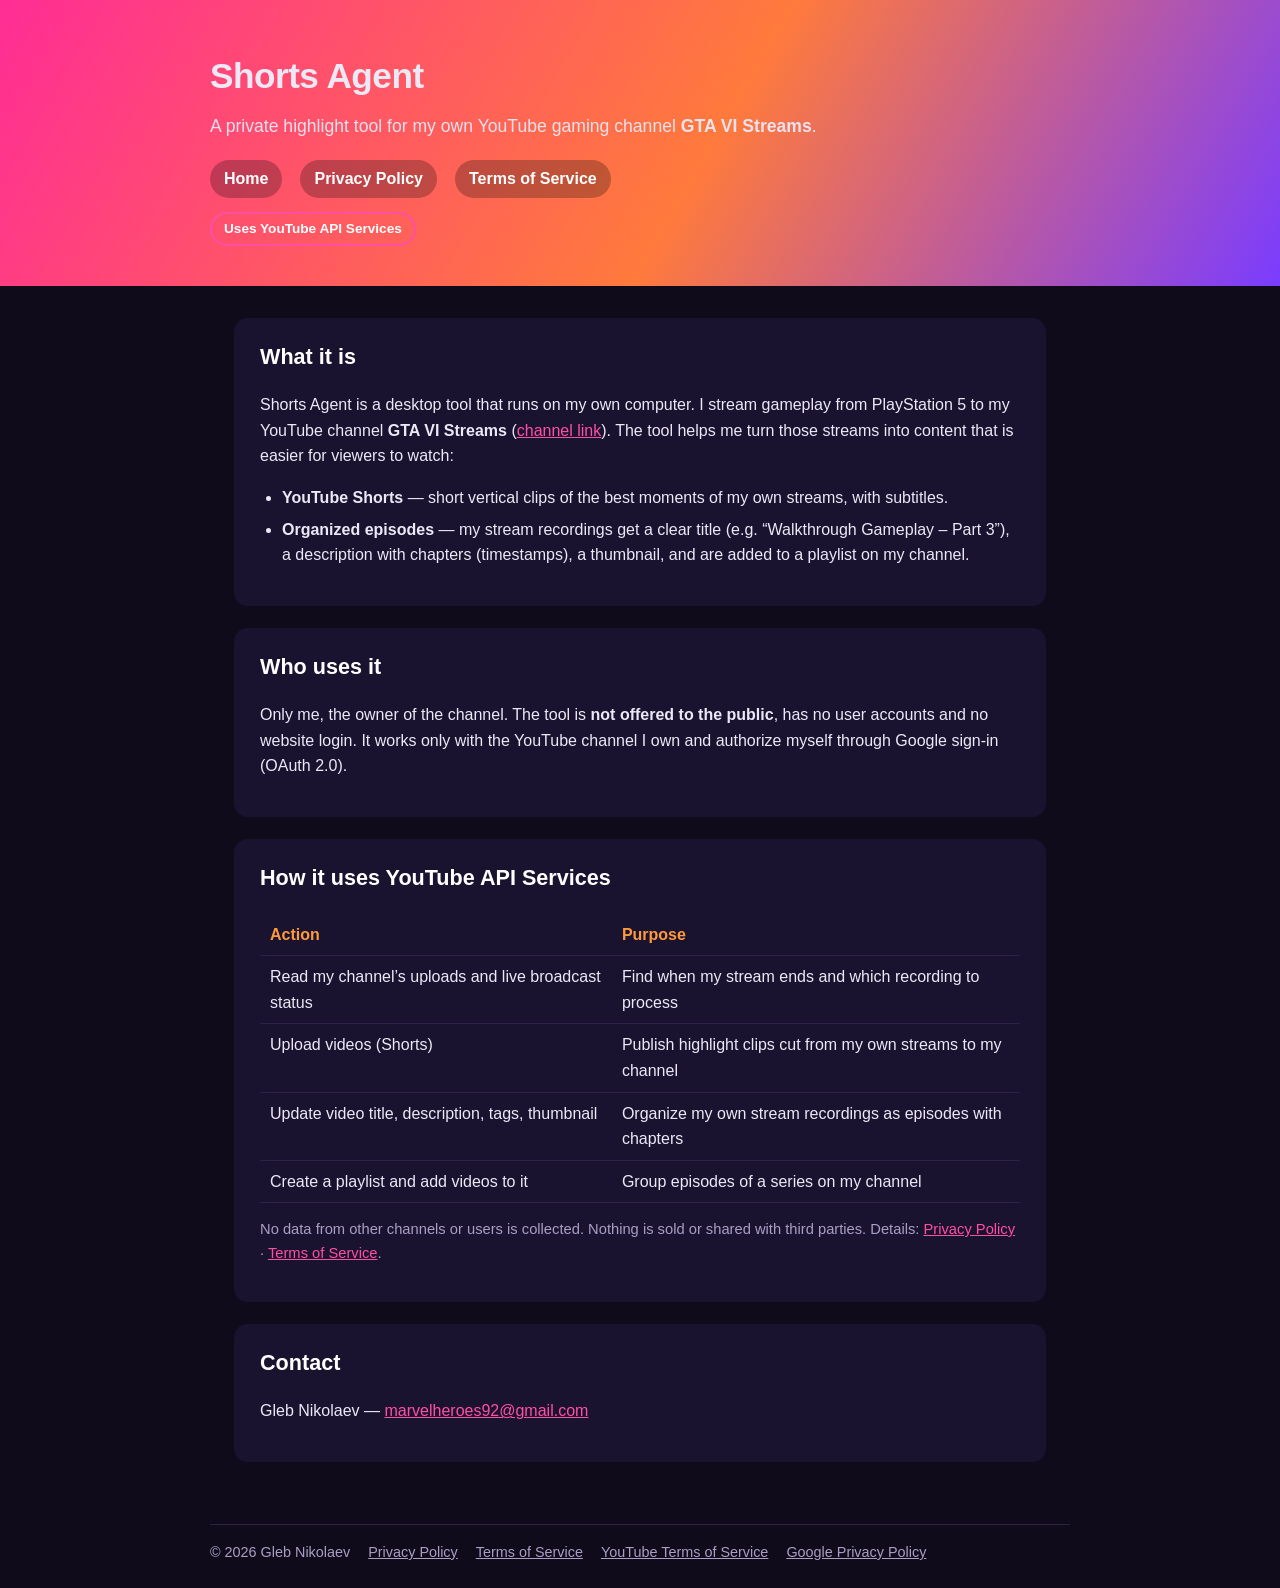
<file: index.html>
<!DOCTYPE html>
<html lang="en">
<head>
  <meta charset="utf-8">
  <meta name="viewport" content="width=device-width, initial-scale=1">
  <title>Shorts Agent — highlight tool for the GTA VI Streams channel</title>
  <meta name="description" content="Shorts Agent is a private tool used by the owner of the GTA VI Streams YouTube channel to create Shorts and organize stream recordings on that channel.">
  <link rel="stylesheet" href="style.css">
</head>
<body>
  <header>
    <div class="wrap">
      <h1>Shorts Agent</h1>
      <p>A private highlight tool for my own YouTube gaming channel <strong>GTA VI Streams</strong>.</p>
      <nav>
        <a href="index.html">Home</a>
        <a href="privacy.html">Privacy Policy</a>
        <a href="terms.html">Terms of Service</a>
      </nav>
      <span class="badge">Uses YouTube API Services</span>
    </div>
  </header>

  <main>
    <section>
      <h2>What it is</h2>
      <p>
        Shorts Agent is a desktop tool that runs on my own computer. I stream gameplay from PlayStation&nbsp;5
        to my YouTube channel <strong>GTA VI Streams</strong>
        (<a href="https://www.youtube.com/channel/UC8anQgmvAhBc-Srp0KwCwig">channel link</a>).
        The tool helps me turn those streams into content that is easier for viewers to watch:
      </p>
      <ul>
        <li><strong>YouTube Shorts</strong> — short vertical clips of the best moments of my own streams, with subtitles.</li>
        <li><strong>Organized episodes</strong> — my stream recordings get a clear title (e.g. “Walkthrough Gameplay – Part&nbsp;3”),
          a description with chapters (timestamps), a thumbnail, and are added to a playlist on my channel.</li>
      </ul>
    </section>

    <section>
      <h2>Who uses it</h2>
      <p>
        Only me, the owner of the channel. The tool is <strong>not offered to the public</strong>, has no user accounts and
        no website login. It works only with the YouTube channel I own and authorize myself through Google sign-in (OAuth&nbsp;2.0).
      </p>
    </section>

    <section>
      <h2>How it uses YouTube API Services</h2>
      <table>
        <tr><th>Action</th><th>Purpose</th></tr>
        <tr><td>Read my channel’s uploads and live broadcast status</td><td>Find when my stream ends and which recording to process</td></tr>
        <tr><td>Upload videos (Shorts)</td><td>Publish highlight clips cut from my own streams to my channel</td></tr>
        <tr><td>Update video title, description, tags, thumbnail</td><td>Organize my own stream recordings as episodes with chapters</td></tr>
        <tr><td>Create a playlist and add videos to it</td><td>Group episodes of a series on my channel</td></tr>
      </table>
      <p class="muted">
        No data from other channels or users is collected. Nothing is sold or shared with third parties.
        Details: <a href="privacy.html">Privacy Policy</a> · <a href="terms.html">Terms of Service</a>.
      </p>
    </section>

    <section>
      <h2>Contact</h2>
      <p>Gleb Nikolaev — <a href="mailto:marvelheroes92@gmail.com">marvelheroes92@gmail.com</a></p>
    </section>
  </main>

  <footer>
    <div class="wrap">
      <span>© 2026 Gleb Nikolaev</span>
      <a href="privacy.html">Privacy Policy</a>
      <a href="terms.html">Terms of Service</a>
      <a href="https://www.youtube.com/t/terms">YouTube Terms of Service</a>
      <a href="https://policies.google.com/privacy">Google Privacy Policy</a>
    </div>
  </footer>
</body>
</html>
</file>
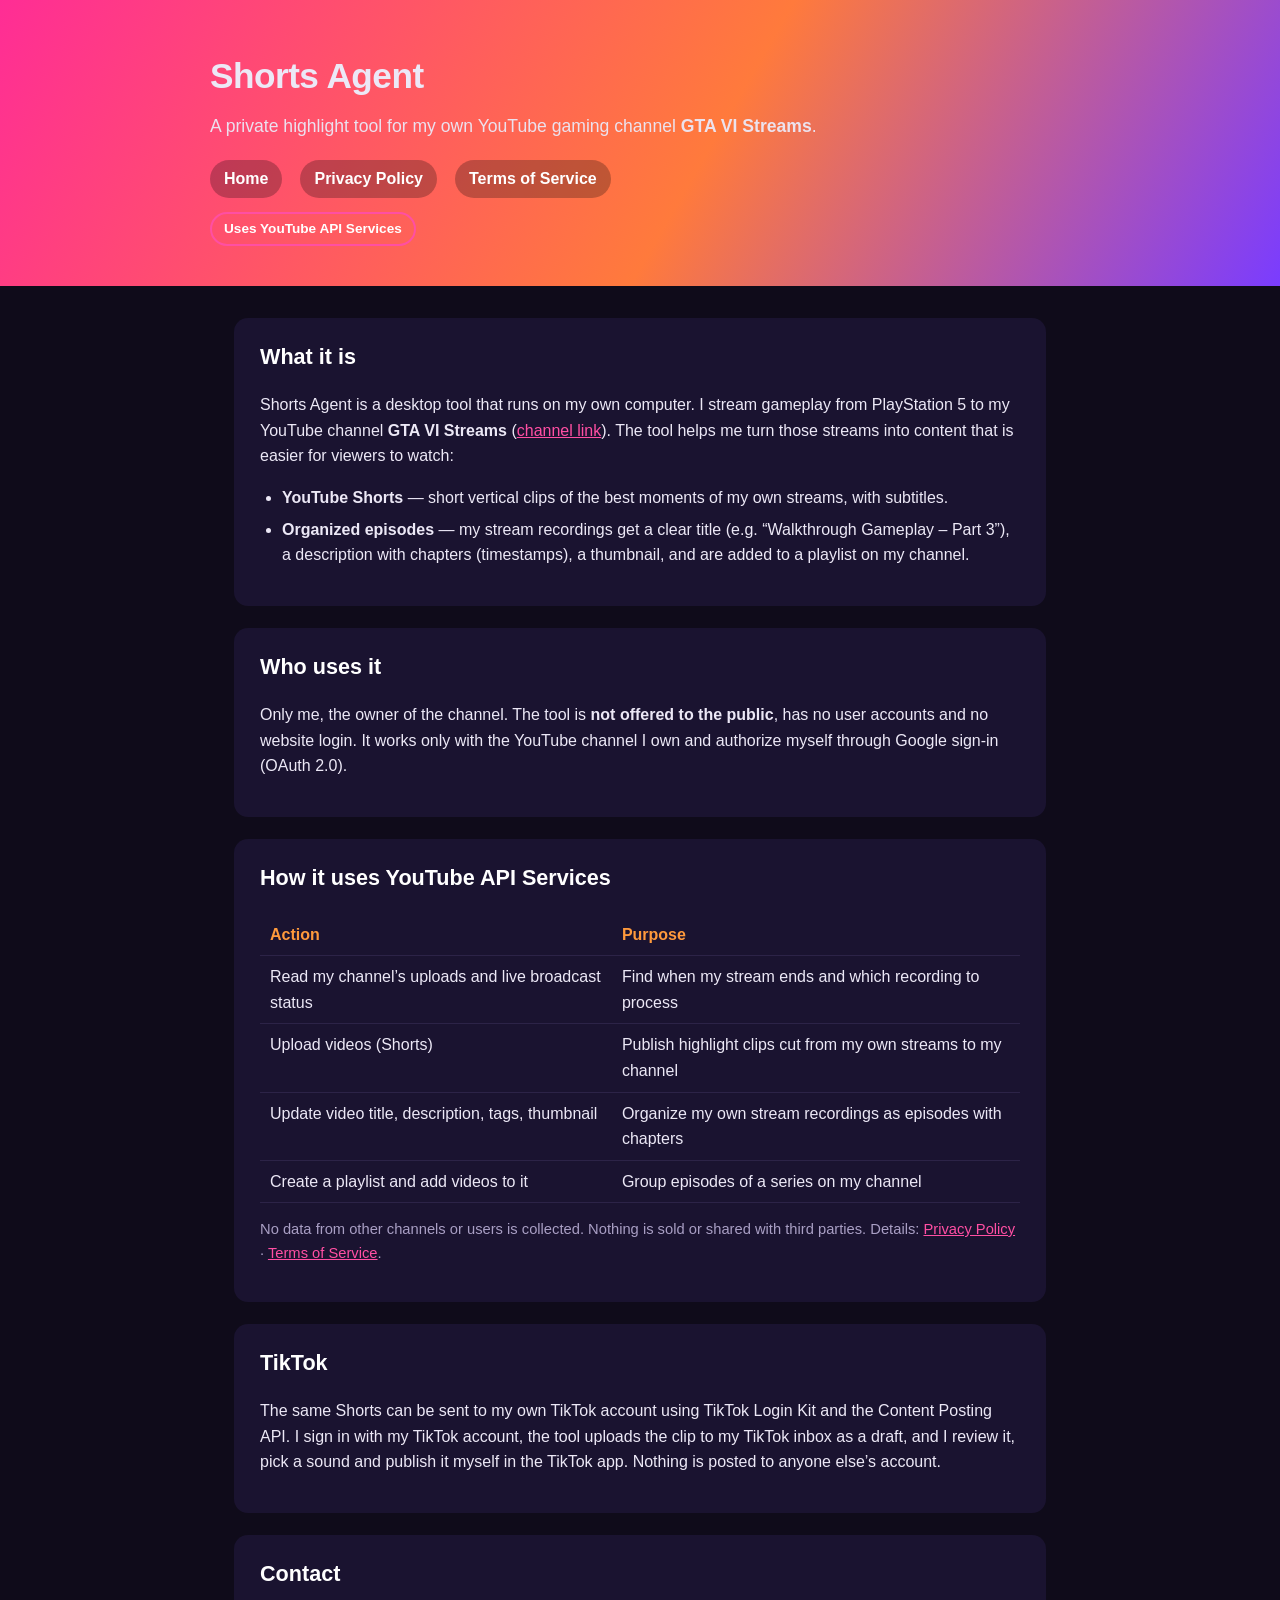
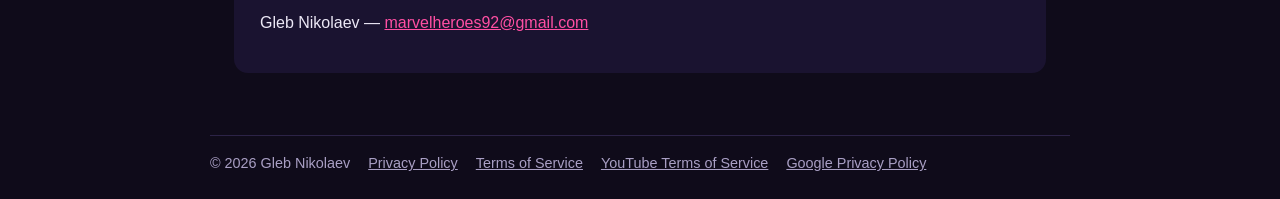
<file: site-tiktok/index.html>
<!DOCTYPE html>
<html lang="en">
<head>
  <meta charset="utf-8">
  <meta name="viewport" content="width=device-width, initial-scale=1">
  <title>Shorts Agent — highlight tool for the GTA VI Streams channel</title>
  <meta name="description" content="Shorts Agent is a private tool used by the owner of the GTA VI Streams YouTube channel to create Shorts and organize stream recordings on that channel.">
  <link rel="stylesheet" href="style.css">
</head>
<body>
  <header>
    <div class="wrap">
      <h1>Shorts Agent</h1>
      <p>A private highlight tool for my own YouTube gaming channel <strong>GTA VI Streams</strong>.</p>
      <nav>
        <a href="index.html">Home</a>
        <a href="privacy.html">Privacy Policy</a>
        <a href="terms.html">Terms of Service</a>
      </nav>
      <span class="badge">Uses YouTube API Services</span>
    </div>
  </header>

  <main>
    <section>
      <h2>What it is</h2>
      <p>
        Shorts Agent is a desktop tool that runs on my own computer. I stream gameplay from PlayStation&nbsp;5
        to my YouTube channel <strong>GTA VI Streams</strong>
        (<a href="https://www.youtube.com/channel/UC8anQgmvAhBc-Srp0KwCwig">channel link</a>).
        The tool helps me turn those streams into content that is easier for viewers to watch:
      </p>
      <ul>
        <li><strong>YouTube Shorts</strong> — short vertical clips of the best moments of my own streams, with subtitles.</li>
        <li><strong>Organized episodes</strong> — my stream recordings get a clear title (e.g. “Walkthrough Gameplay – Part&nbsp;3”),
          a description with chapters (timestamps), a thumbnail, and are added to a playlist on my channel.</li>
      </ul>
    </section>

    <section>
      <h2>Who uses it</h2>
      <p>
        Only me, the owner of the channel. The tool is <strong>not offered to the public</strong>, has no user accounts and
        no website login. It works only with the YouTube channel I own and authorize myself through Google sign-in (OAuth&nbsp;2.0).
      </p>
    </section>

    <section>
      <h2>How it uses YouTube API Services</h2>
      <table>
        <tr><th>Action</th><th>Purpose</th></tr>
        <tr><td>Read my channel’s uploads and live broadcast status</td><td>Find when my stream ends and which recording to process</td></tr>
        <tr><td>Upload videos (Shorts)</td><td>Publish highlight clips cut from my own streams to my channel</td></tr>
        <tr><td>Update video title, description, tags, thumbnail</td><td>Organize my own stream recordings as episodes with chapters</td></tr>
        <tr><td>Create a playlist and add videos to it</td><td>Group episodes of a series on my channel</td></tr>
      </table>
      <p class="muted">
        No data from other channels or users is collected. Nothing is sold or shared with third parties.
        Details: <a href="privacy.html">Privacy Policy</a> · <a href="terms.html">Terms of Service</a>.
      </p>
    </section>

    <section>
      <h2>TikTok</h2>
      <p>
        The same Shorts can be sent to my own TikTok account using TikTok Login Kit and the Content Posting API.
        I sign in with my TikTok account, the tool uploads the clip to my TikTok inbox as a draft, and I review it,
        pick a sound and publish it myself in the TikTok app. Nothing is posted to anyone else’s account.
      </p>
    </section>

    <section>
      <h2>Contact</h2>
      <p>Gleb Nikolaev — <a href="mailto:marvelheroes92@gmail.com">marvelheroes92@gmail.com</a></p>
    </section>
  </main>

  <footer>
    <div class="wrap">
      <span>© 2026 Gleb Nikolaev</span>
      <a href="privacy.html">Privacy Policy</a>
      <a href="terms.html">Terms of Service</a>
      <a href="https://www.youtube.com/t/terms">YouTube Terms of Service</a>
      <a href="https://policies.google.com/privacy">Google Privacy Policy</a>
    </div>
  </footer>
</body>
</html>
</file>
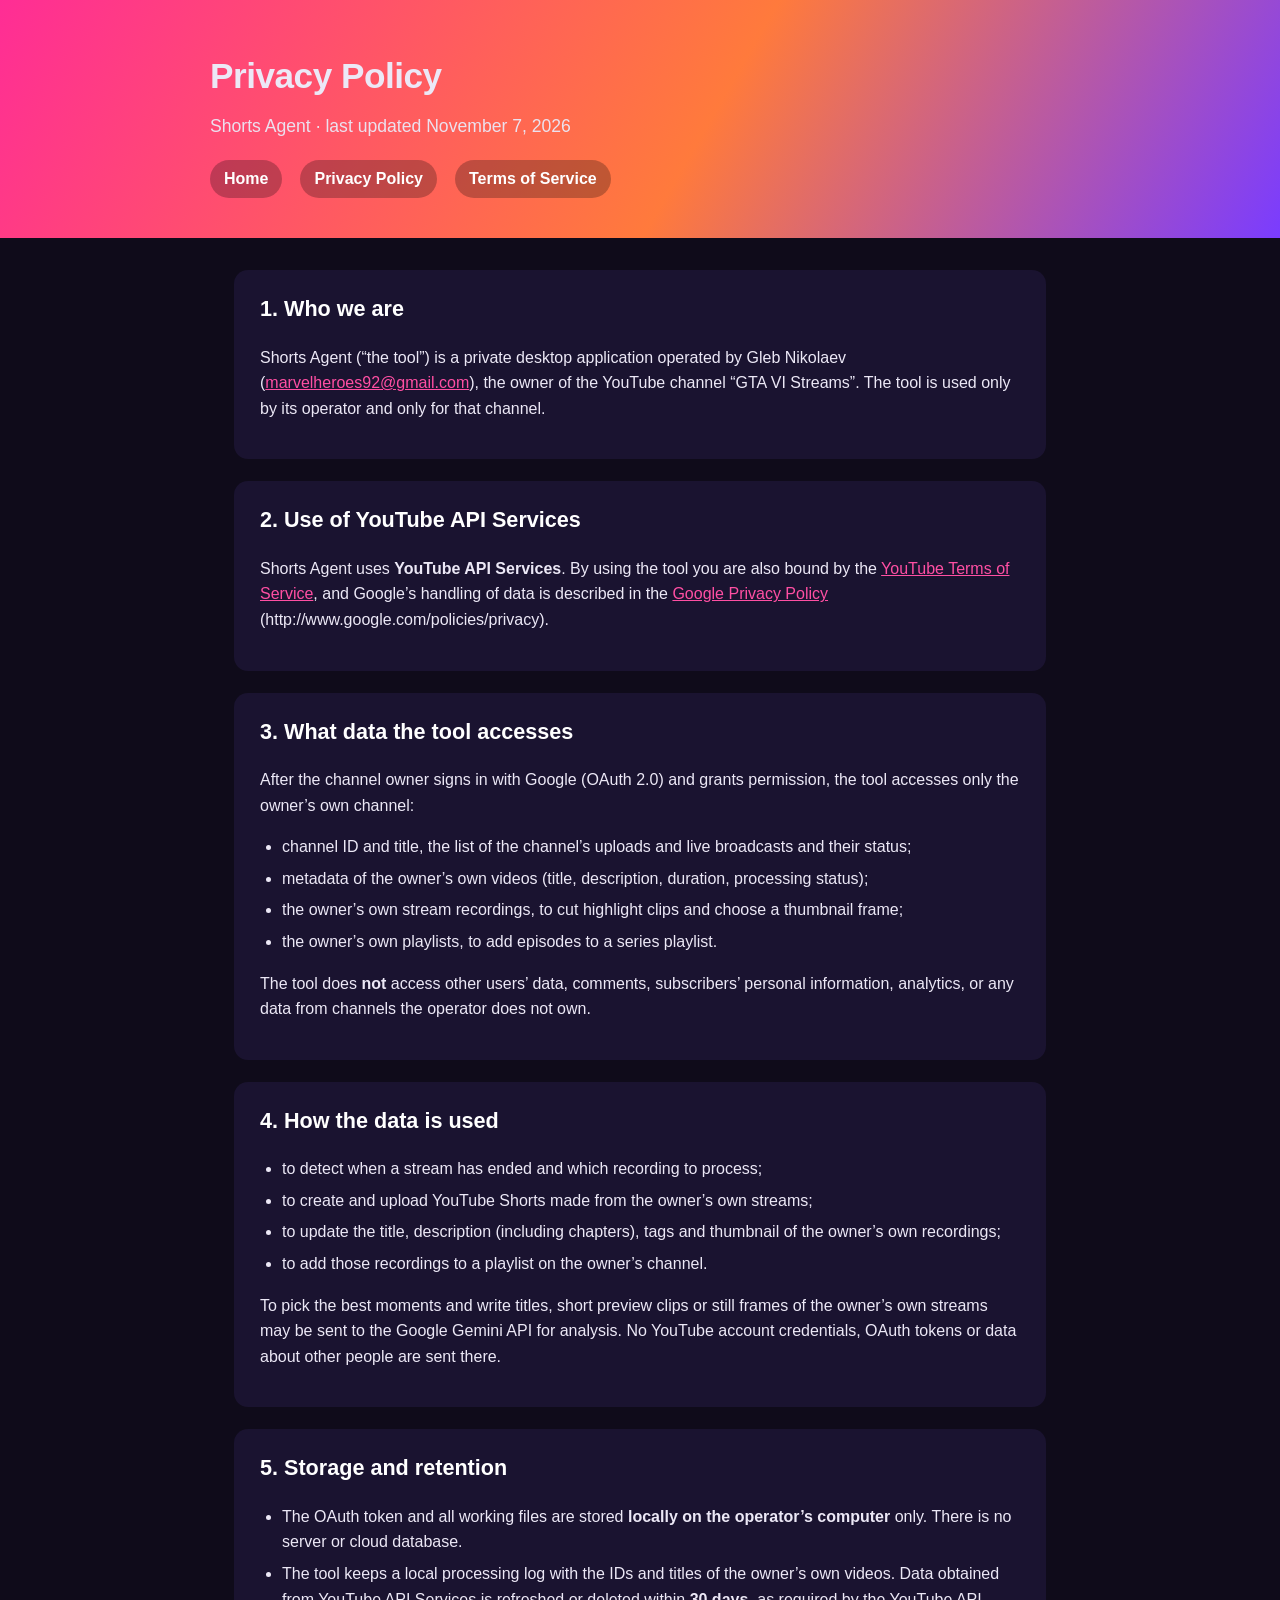
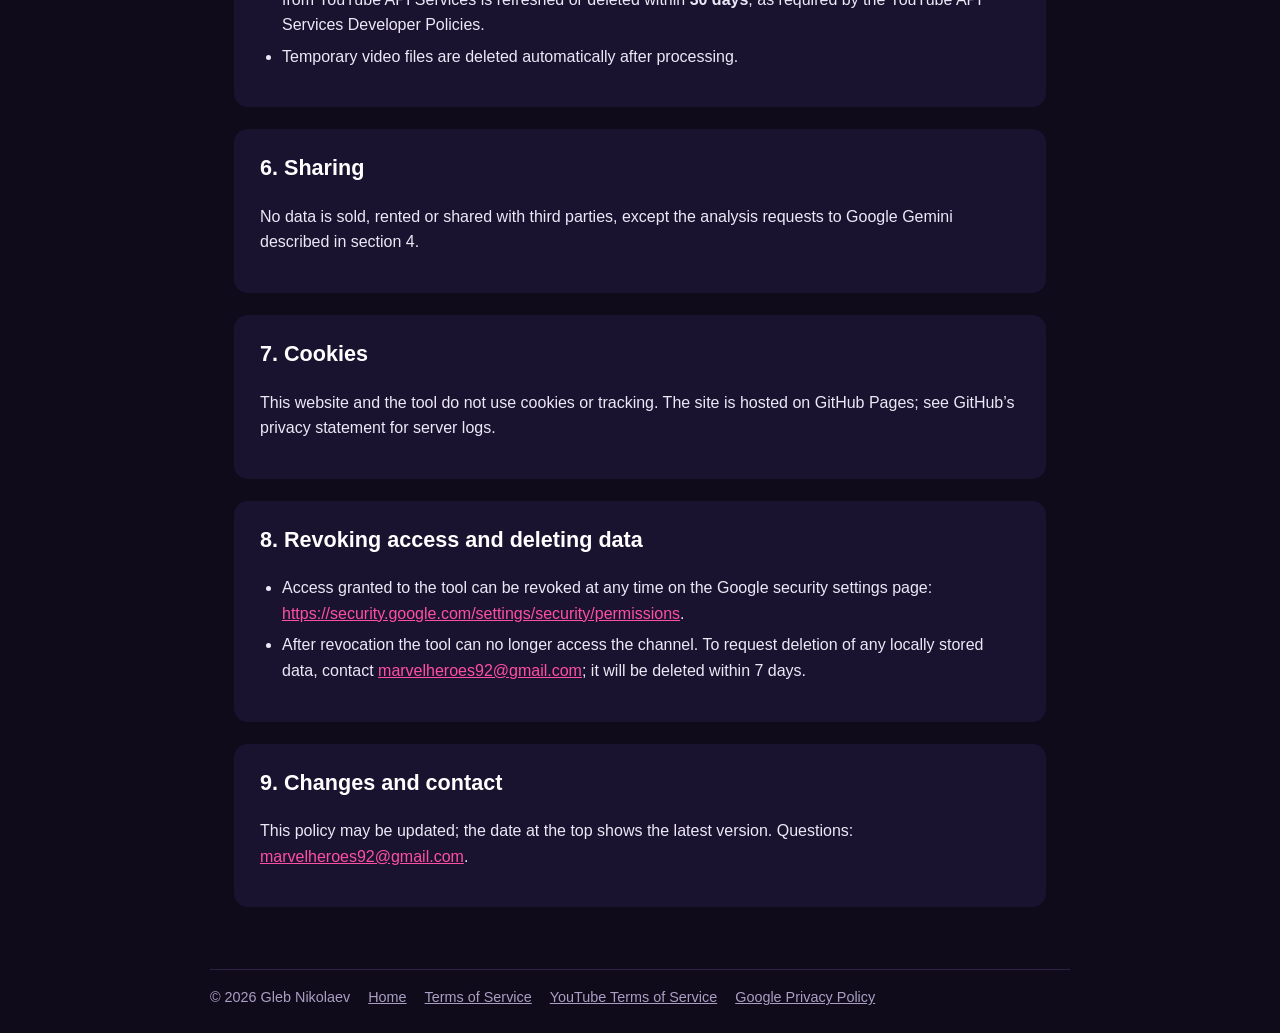
<file: privacy.html>
<!DOCTYPE html>
<html lang="en">
<head>
  <meta charset="utf-8">
  <meta name="viewport" content="width=device-width, initial-scale=1">
  <title>Privacy Policy — Shorts Agent</title>
  <link rel="stylesheet" href="style.css">
</head>
<body>
  <header>
    <div class="wrap">
      <h1>Privacy Policy</h1>
      <p>Shorts Agent · last updated November 7, 2026</p>
      <nav>
        <a href="index.html">Home</a>
        <a href="privacy.html">Privacy Policy</a>
        <a href="terms.html">Terms of Service</a>
      </nav>
    </div>
  </header>

  <main>
    <section>
      <h2>1. Who we are</h2>
      <p>
        Shorts Agent (“the tool”) is a private desktop application operated by Gleb Nikolaev
        (<a href="mailto:marvelheroes92@gmail.com">marvelheroes92@gmail.com</a>), the owner of the YouTube channel “GTA VI Streams”.
        The tool is used only by its operator and only for that channel.
      </p>
    </section>

    <section>
      <h2>2. Use of YouTube API Services</h2>
      <p>
        Shorts Agent uses <strong>YouTube API Services</strong>. By using the tool you are also bound by the
        <a href="https://www.youtube.com/t/terms">YouTube Terms of Service</a>, and Google’s handling of data is described in the
        <a href="https://policies.google.com/privacy">Google Privacy Policy</a> (http://www.google.com/policies/privacy).
      </p>
    </section>

    <section>
      <h2>3. What data the tool accesses</h2>
      <p>After the channel owner signs in with Google (OAuth 2.0) and grants permission, the tool accesses only the owner’s own channel:</p>
      <ul>
        <li>channel ID and title, the list of the channel’s uploads and live broadcasts and their status;</li>
        <li>metadata of the owner’s own videos (title, description, duration, processing status);</li>
        <li>the owner’s own stream recordings, to cut highlight clips and choose a thumbnail frame;</li>
        <li>the owner’s own playlists, to add episodes to a series playlist.</li>
      </ul>
      <p>The tool does <strong>not</strong> access other users’ data, comments, subscribers’ personal information, analytics, or any data from channels the operator does not own.</p>
    </section>

    <section>
      <h2>4. How the data is used</h2>
      <ul>
        <li>to detect when a stream has ended and which recording to process;</li>
        <li>to create and upload YouTube Shorts made from the owner’s own streams;</li>
        <li>to update the title, description (including chapters), tags and thumbnail of the owner’s own recordings;</li>
        <li>to add those recordings to a playlist on the owner’s channel.</li>
      </ul>
      <p>
        To pick the best moments and write titles, short preview clips or still frames of the owner’s own streams
        may be sent to the Google Gemini API for analysis. No YouTube account credentials, OAuth tokens or
        data about other people are sent there.
      </p>
    </section>

    <section>
      <h2>5. Storage and retention</h2>
      <ul>
        <li>The OAuth token and all working files are stored <strong>locally on the operator’s computer</strong> only. There is no server or cloud database.</li>
        <li>The tool keeps a local processing log with the IDs and titles of the owner’s own videos. Data obtained from YouTube API Services is refreshed or deleted within <strong>30 days</strong>, as required by the YouTube API Services Developer Policies.</li>
        <li>Temporary video files are deleted automatically after processing.</li>
      </ul>
    </section>

    <section>
      <h2>6. Sharing</h2>
      <p>No data is sold, rented or shared with third parties, except the analysis requests to Google Gemini described in section 4.</p>
    </section>

    <section>
      <h2>7. Cookies</h2>
      <p>This website and the tool do not use cookies or tracking. The site is hosted on GitHub Pages; see GitHub’s privacy statement for server logs.</p>
    </section>

    <section>
      <h2>8. Revoking access and deleting data</h2>
      <ul>
        <li>Access granted to the tool can be revoked at any time on the Google security settings page:
          <a href="https://security.google.com/settings/security/permissions">https://security.google.com/settings/security/permissions</a>.</li>
        <li>After revocation the tool can no longer access the channel. To request deletion of any locally stored data, contact
          <a href="mailto:marvelheroes92@gmail.com">marvelheroes92@gmail.com</a>; it will be deleted within 7 days.</li>
      </ul>
    </section>

    <section>
      <h2>9. Changes and contact</h2>
      <p>This policy may be updated; the date at the top shows the latest version. Questions: <a href="mailto:marvelheroes92@gmail.com">marvelheroes92@gmail.com</a>.</p>
    </section>
  </main>

  <footer>
    <div class="wrap">
      <span>© 2026 Gleb Nikolaev</span>
      <a href="index.html">Home</a>
      <a href="terms.html">Terms of Service</a>
      <a href="https://www.youtube.com/t/terms">YouTube Terms of Service</a>
      <a href="https://policies.google.com/privacy">Google Privacy Policy</a>
    </div>
  </footer>
</body>
</html>
</file>
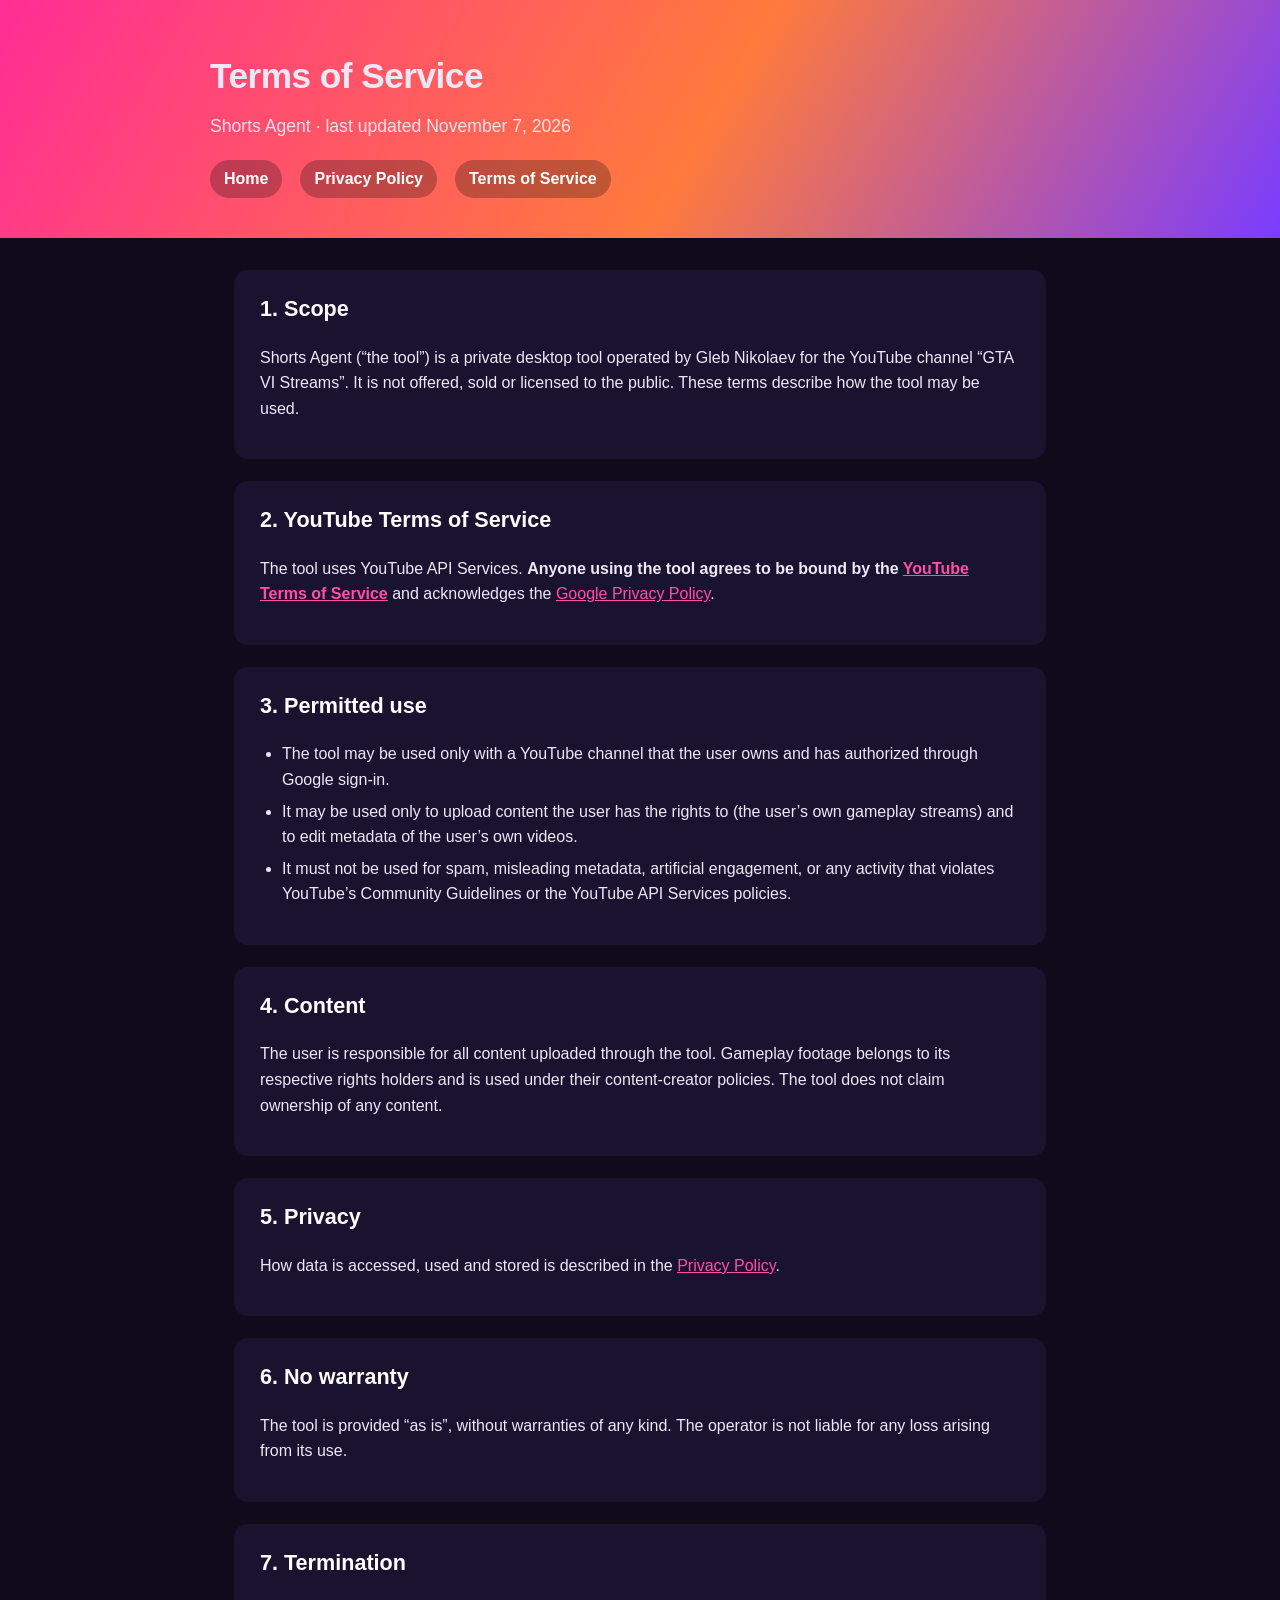
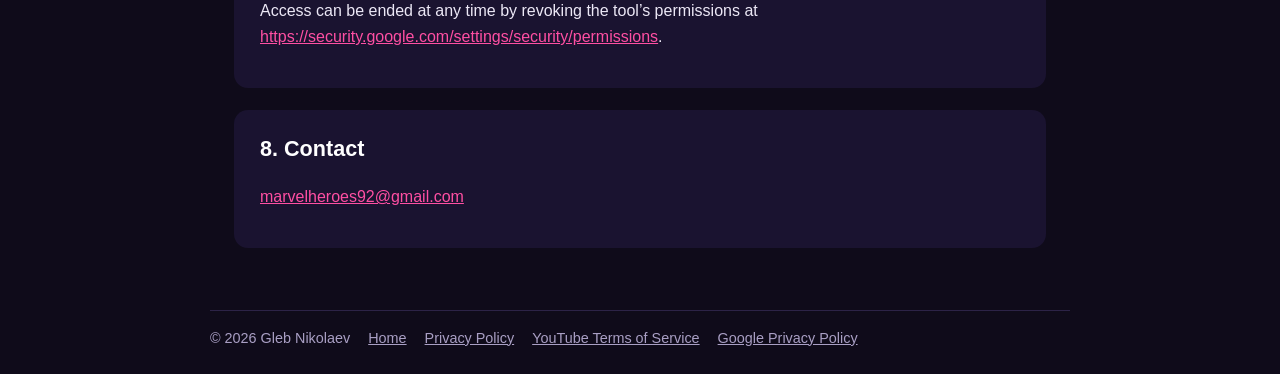
<file: terms.html>
<!DOCTYPE html>
<html lang="en">
<head>
  <meta charset="utf-8">
  <meta name="viewport" content="width=device-width, initial-scale=1">
  <title>Terms of Service — Shorts Agent</title>
  <link rel="stylesheet" href="style.css">
</head>
<body>
  <header>
    <div class="wrap">
      <h1>Terms of Service</h1>
      <p>Shorts Agent · last updated November 7, 2026</p>
      <nav>
        <a href="index.html">Home</a>
        <a href="privacy.html">Privacy Policy</a>
        <a href="terms.html">Terms of Service</a>
      </nav>
    </div>
  </header>

  <main>
    <section>
      <h2>1. Scope</h2>
      <p>
        Shorts Agent (“the tool”) is a private desktop tool operated by Gleb Nikolaev for the YouTube channel “GTA VI Streams”.
        It is not offered, sold or licensed to the public. These terms describe how the tool may be used.
      </p>
    </section>

    <section>
      <h2>2. YouTube Terms of Service</h2>
      <p>
        The tool uses YouTube API Services. <strong>Anyone using the tool agrees to be bound by the
        <a href="https://www.youtube.com/t/terms">YouTube Terms of Service</a></strong>
        and acknowledges the <a href="https://policies.google.com/privacy">Google Privacy Policy</a>.
      </p>
    </section>

    <section>
      <h2>3. Permitted use</h2>
      <ul>
        <li>The tool may be used only with a YouTube channel that the user owns and has authorized through Google sign-in.</li>
        <li>It may be used only to upload content the user has the rights to (the user’s own gameplay streams) and to edit metadata of the user’s own videos.</li>
        <li>It must not be used for spam, misleading metadata, artificial engagement, or any activity that violates YouTube’s Community Guidelines or the YouTube API Services policies.</li>
      </ul>
    </section>

    <section>
      <h2>4. Content</h2>
      <p>
        The user is responsible for all content uploaded through the tool. Gameplay footage belongs to its respective rights holders
        and is used under their content-creator policies. The tool does not claim ownership of any content.
      </p>
    </section>

    <section>
      <h2>5. Privacy</h2>
      <p>How data is accessed, used and stored is described in the <a href="privacy.html">Privacy Policy</a>.</p>
    </section>

    <section>
      <h2>6. No warranty</h2>
      <p>The tool is provided “as is”, without warranties of any kind. The operator is not liable for any loss arising from its use.</p>
    </section>

    <section>
      <h2>7. Termination</h2>
      <p>Access can be ended at any time by revoking the tool’s permissions at
        <a href="https://security.google.com/settings/security/permissions">https://security.google.com/settings/security/permissions</a>.</p>
    </section>

    <section>
      <h2>8. Contact</h2>
      <p><a href="mailto:marvelheroes92@gmail.com">marvelheroes92@gmail.com</a></p>
    </section>
  </main>

  <footer>
    <div class="wrap">
      <span>© 2026 Gleb Nikolaev</span>
      <a href="index.html">Home</a>
      <a href="privacy.html">Privacy Policy</a>
      <a href="https://www.youtube.com/t/terms">YouTube Terms of Service</a>
      <a href="https://policies.google.com/privacy">Google Privacy Policy</a>
    </div>
  </footer>
</body>
</html>
</file>
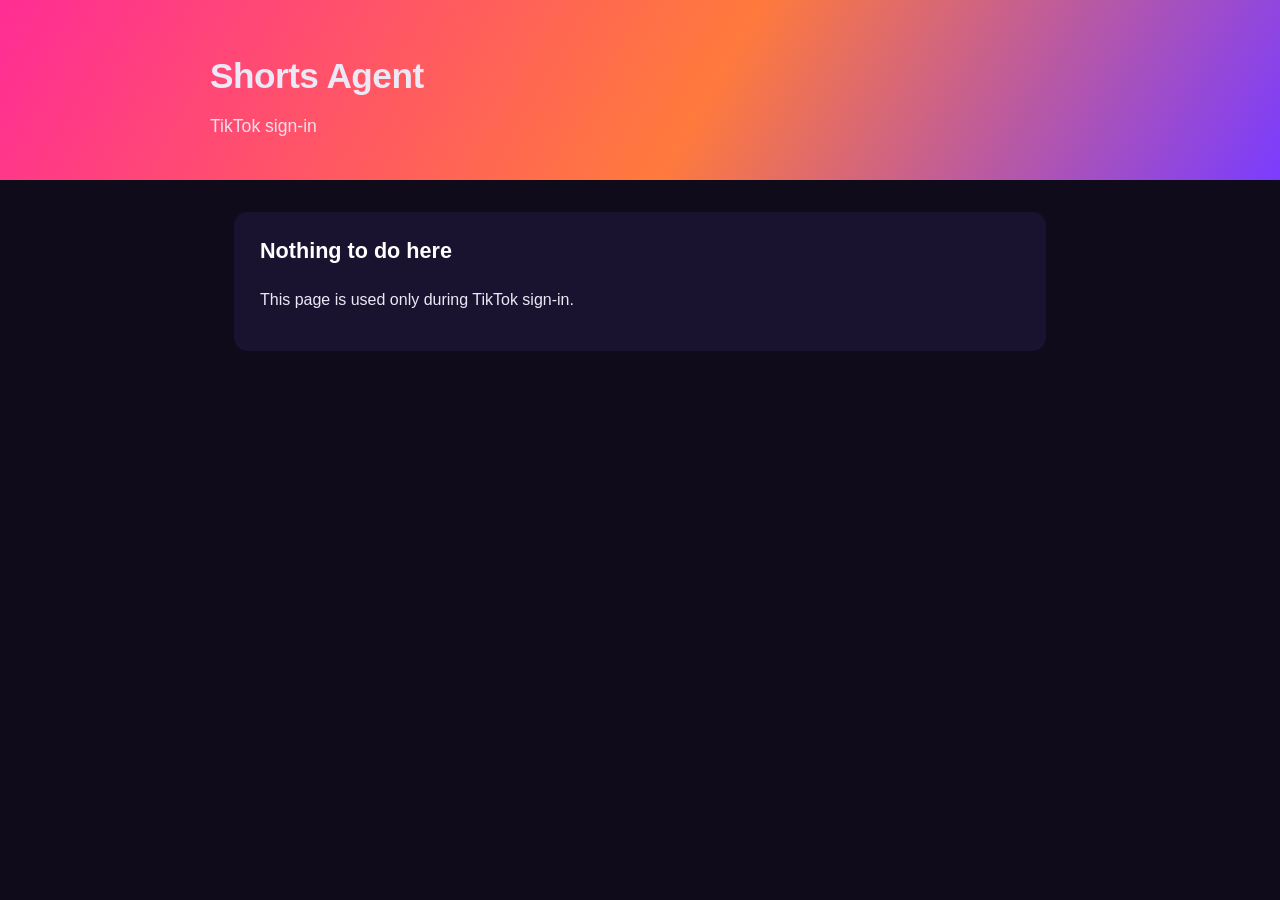
<file: tiktok-callback.html>
<!DOCTYPE html>
<html lang="en">
<head>
  <meta charset="utf-8">
  <meta name="viewport" content="width=device-width, initial-scale=1">
  <title>Shorts Agent — TikTok sign-in</title>
  <link rel="stylesheet" href="style.css">
</head>
<body>
  <header><div class="wrap"><h1>Shorts Agent</h1><p>TikTok sign-in</p></div></header>
  <main>
    <section>
      <h2 id="h">Finishing sign-in…</h2>
      <p id="msg">Returning to Shorts Agent on this computer.</p>
      <p><code id="code" style="word-break:break-all"></code></p>
    </section>
  </main>
  <script>
    // TikTok returns ?code=…&state=… here. The page hands them to the tool running on this computer
    // (http://127.0.0.1:8765). Nothing is sent to any server; the code is useless without the app secret.
    const q = new URLSearchParams(location.search);
    const code = q.get("code"), state = q.get("state"), err = q.get("error");
    const h = document.getElementById("h"), msg = document.getElementById("msg");
    if (err) {
      h.textContent = "Sign-in was cancelled";
      msg.textContent = (q.get("error_description") || err);
    } else if (code) {
      const local = "http://127.0.0.1:8765/tiktok?code=" + encodeURIComponent(code) + "&state=" + encodeURIComponent(state || "");
      msg.textContent = "If nothing happens, copy this code into the terminal:";
      document.getElementById("code").textContent = code;
      setTimeout(() => { location.href = local; }, 800);   // если не откроется — «Назад» вернёт к коду
    } else {
      h.textContent = "Nothing to do here";
      msg.textContent = "This page is used only during TikTok sign-in.";
    }
  </script>
</body>
</html>
</file>
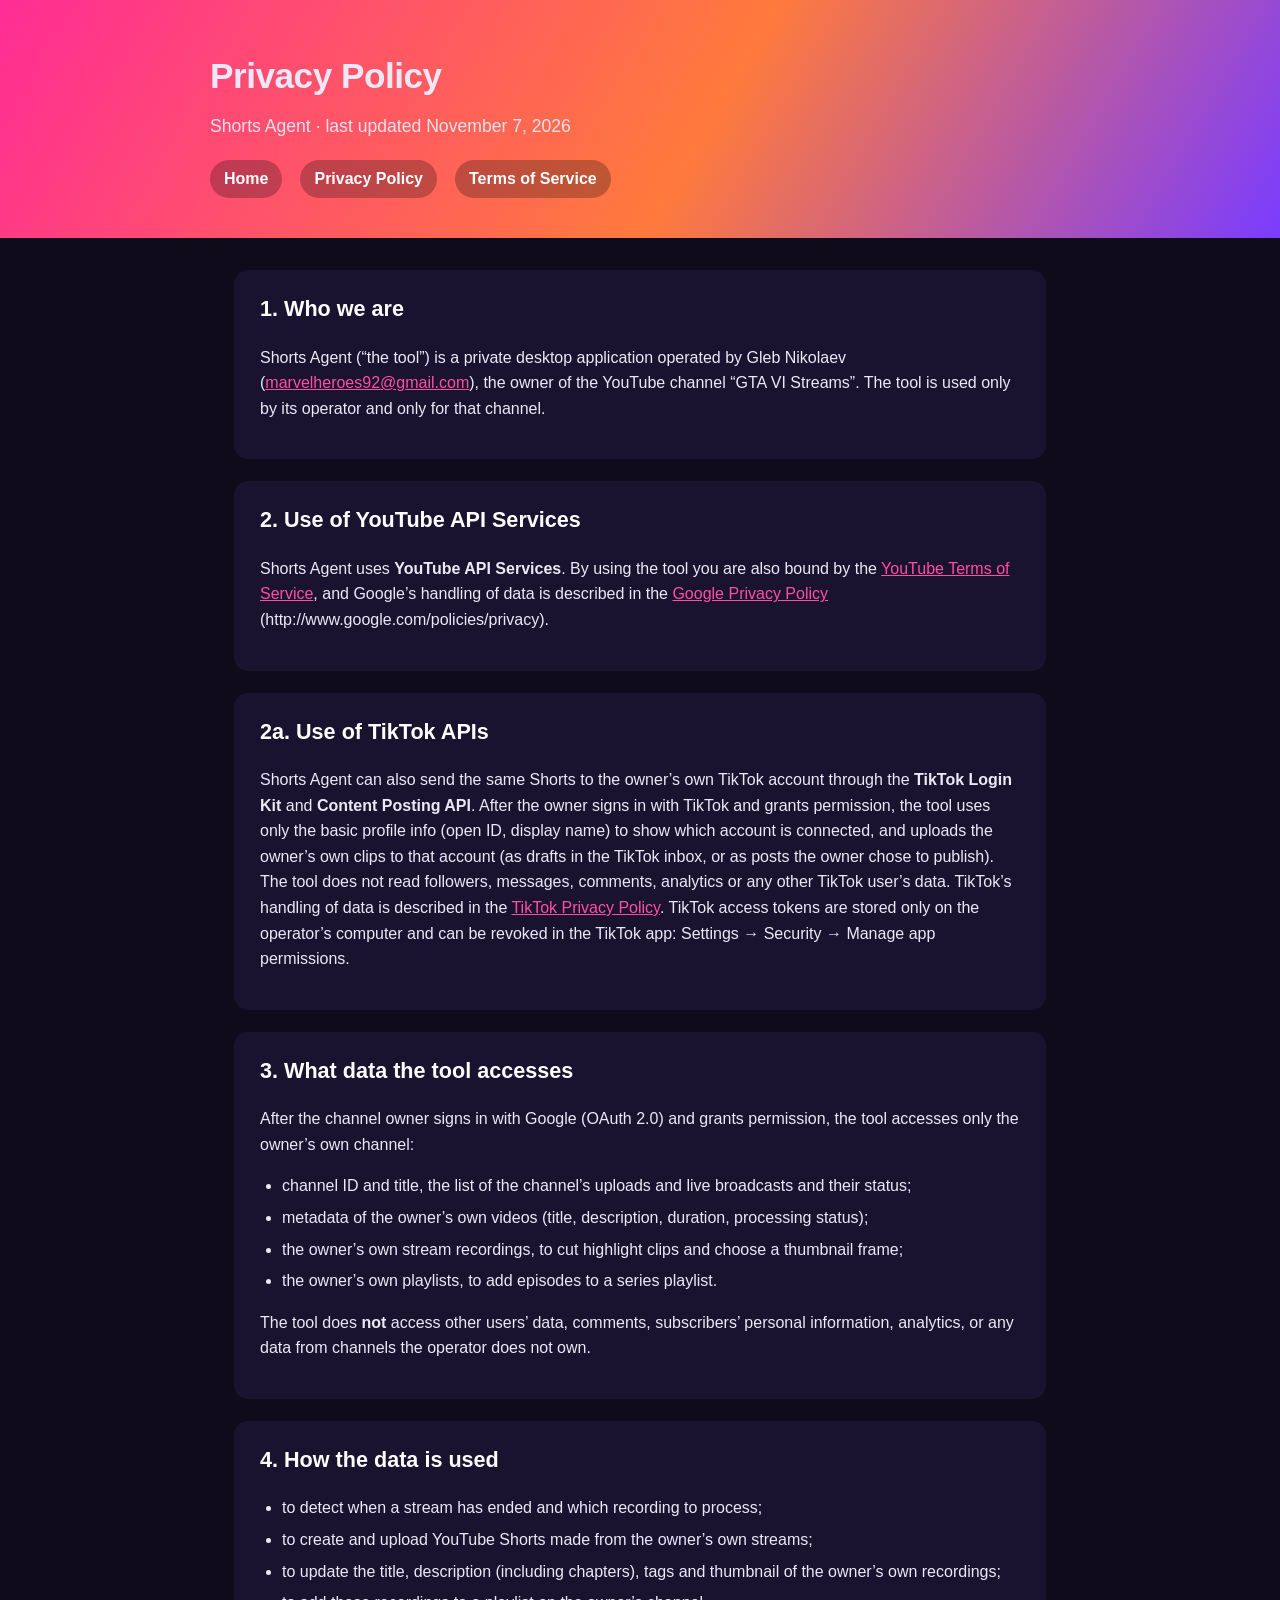
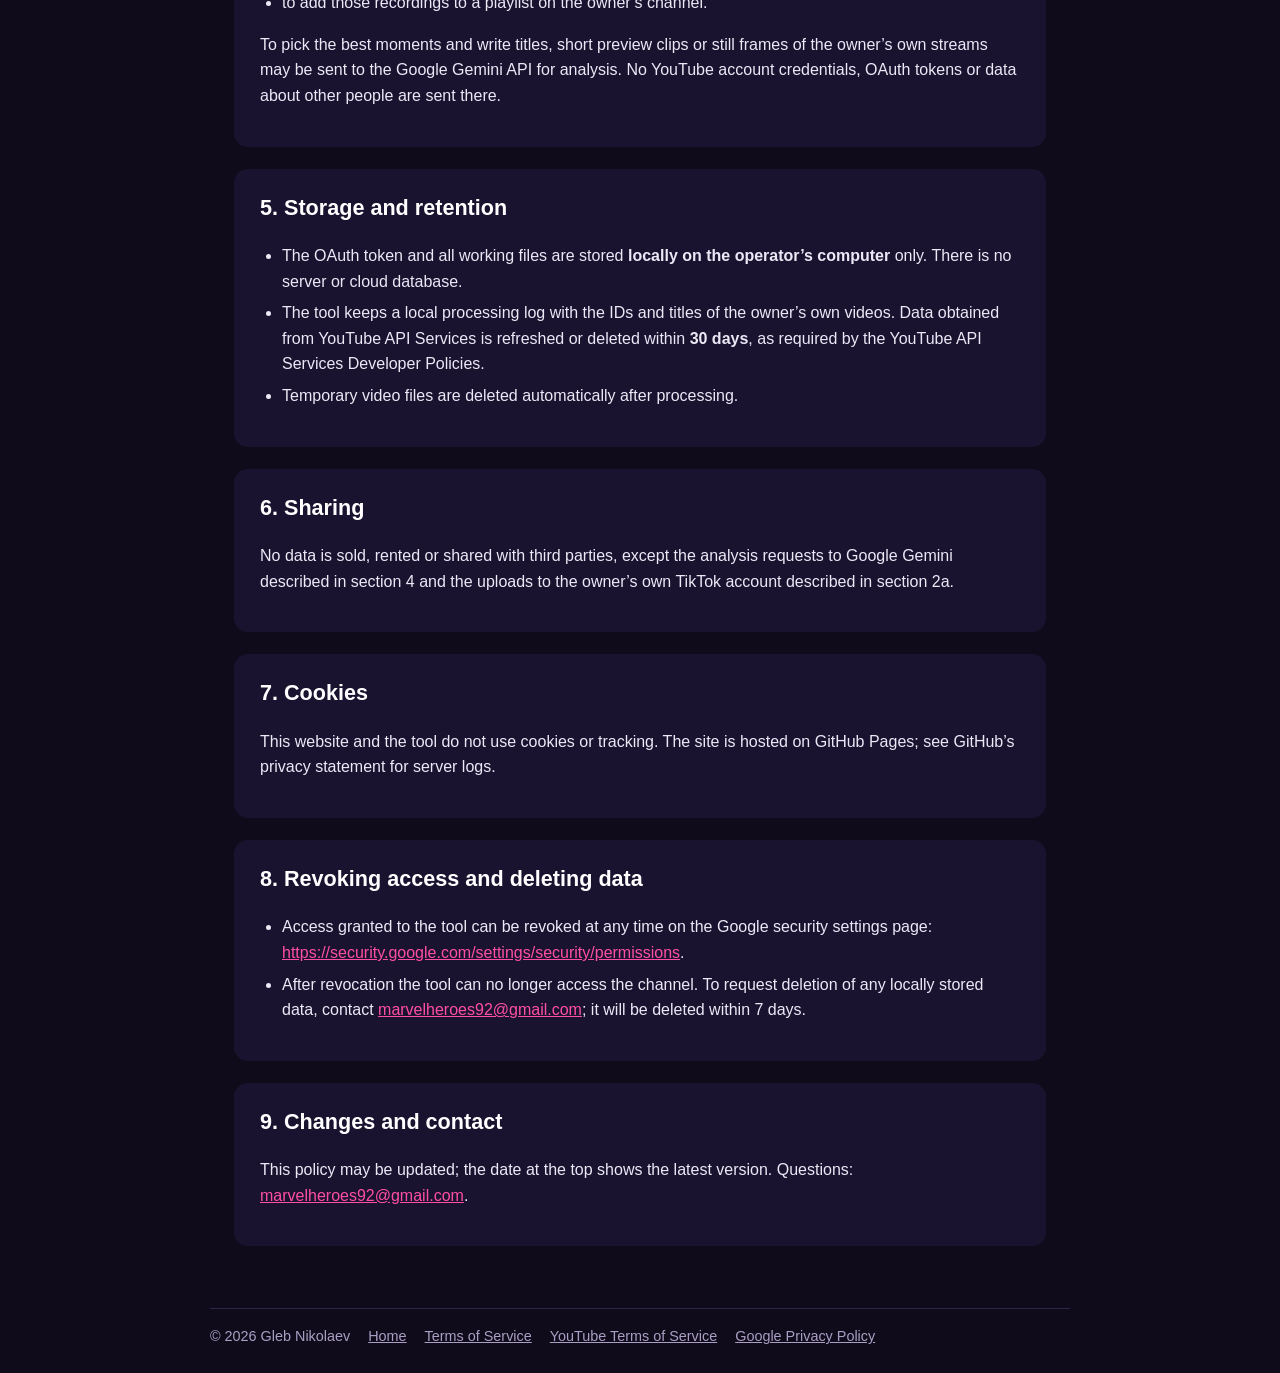
<file: site-tiktok/privacy.html>
<!DOCTYPE html>
<html lang="en">
<head>
  <meta charset="utf-8">
  <meta name="viewport" content="width=device-width, initial-scale=1">
  <title>Privacy Policy — Shorts Agent</title>
  <link rel="stylesheet" href="style.css">
</head>
<body>
  <header>
    <div class="wrap">
      <h1>Privacy Policy</h1>
      <p>Shorts Agent · last updated November 7, 2026</p>
      <nav>
        <a href="index.html">Home</a>
        <a href="privacy.html">Privacy Policy</a>
        <a href="terms.html">Terms of Service</a>
      </nav>
    </div>
  </header>

  <main>
    <section>
      <h2>1. Who we are</h2>
      <p>
        Shorts Agent (“the tool”) is a private desktop application operated by Gleb Nikolaev
        (<a href="mailto:marvelheroes92@gmail.com">marvelheroes92@gmail.com</a>), the owner of the YouTube channel “GTA VI Streams”.
        The tool is used only by its operator and only for that channel.
      </p>
    </section>

    <section>
      <h2>2. Use of YouTube API Services</h2>
      <p>
        Shorts Agent uses <strong>YouTube API Services</strong>. By using the tool you are also bound by the
        <a href="https://www.youtube.com/t/terms">YouTube Terms of Service</a>, and Google’s handling of data is described in the
        <a href="https://policies.google.com/privacy">Google Privacy Policy</a> (http://www.google.com/policies/privacy).
      </p>
    </section>

    <section>
      <h2>2a. Use of TikTok APIs</h2>
      <p>
        Shorts Agent can also send the same Shorts to the owner’s own TikTok account through the
        <strong>TikTok Login Kit</strong> and <strong>Content Posting API</strong>. After the owner signs in with TikTok and grants
        permission, the tool uses only the basic profile info (open ID, display name) to show which account is connected,
        and uploads the owner’s own clips to that account (as drafts in the TikTok inbox, or as posts the owner chose to publish).
        The tool does not read followers, messages, comments, analytics or any other TikTok user’s data.
        TikTok’s handling of data is described in the <a href="https://www.tiktok.com/legal/privacy-policy">TikTok Privacy Policy</a>.
        TikTok access tokens are stored only on the operator’s computer and can be revoked in the TikTok app:
        Settings → Security → Manage app permissions.
      </p>
    </section>

    <section>
      <h2>3. What data the tool accesses</h2>
      <p>After the channel owner signs in with Google (OAuth 2.0) and grants permission, the tool accesses only the owner’s own channel:</p>
      <ul>
        <li>channel ID and title, the list of the channel’s uploads and live broadcasts and their status;</li>
        <li>metadata of the owner’s own videos (title, description, duration, processing status);</li>
        <li>the owner’s own stream recordings, to cut highlight clips and choose a thumbnail frame;</li>
        <li>the owner’s own playlists, to add episodes to a series playlist.</li>
      </ul>
      <p>The tool does <strong>not</strong> access other users’ data, comments, subscribers’ personal information, analytics, or any data from channels the operator does not own.</p>
    </section>

    <section>
      <h2>4. How the data is used</h2>
      <ul>
        <li>to detect when a stream has ended and which recording to process;</li>
        <li>to create and upload YouTube Shorts made from the owner’s own streams;</li>
        <li>to update the title, description (including chapters), tags and thumbnail of the owner’s own recordings;</li>
        <li>to add those recordings to a playlist on the owner’s channel.</li>
      </ul>
      <p>
        To pick the best moments and write titles, short preview clips or still frames of the owner’s own streams
        may be sent to the Google Gemini API for analysis. No YouTube account credentials, OAuth tokens or
        data about other people are sent there.
      </p>
    </section>

    <section>
      <h2>5. Storage and retention</h2>
      <ul>
        <li>The OAuth token and all working files are stored <strong>locally on the operator’s computer</strong> only. There is no server or cloud database.</li>
        <li>The tool keeps a local processing log with the IDs and titles of the owner’s own videos. Data obtained from YouTube API Services is refreshed or deleted within <strong>30 days</strong>, as required by the YouTube API Services Developer Policies.</li>
        <li>Temporary video files are deleted automatically after processing.</li>
      </ul>
    </section>

    <section>
      <h2>6. Sharing</h2>
      <p>No data is sold, rented or shared with third parties, except the analysis requests to Google Gemini described in section 4 and the uploads to the owner’s own TikTok account described in section 2a.</p>
    </section>

    <section>
      <h2>7. Cookies</h2>
      <p>This website and the tool do not use cookies or tracking. The site is hosted on GitHub Pages; see GitHub’s privacy statement for server logs.</p>
    </section>

    <section>
      <h2>8. Revoking access and deleting data</h2>
      <ul>
        <li>Access granted to the tool can be revoked at any time on the Google security settings page:
          <a href="https://security.google.com/settings/security/permissions">https://security.google.com/settings/security/permissions</a>.</li>
        <li>After revocation the tool can no longer access the channel. To request deletion of any locally stored data, contact
          <a href="mailto:marvelheroes92@gmail.com">marvelheroes92@gmail.com</a>; it will be deleted within 7 days.</li>
      </ul>
    </section>

    <section>
      <h2>9. Changes and contact</h2>
      <p>This policy may be updated; the date at the top shows the latest version. Questions: <a href="mailto:marvelheroes92@gmail.com">marvelheroes92@gmail.com</a>.</p>
    </section>
  </main>

  <footer>
    <div class="wrap">
      <span>© 2026 Gleb Nikolaev</span>
      <a href="index.html">Home</a>
      <a href="terms.html">Terms of Service</a>
      <a href="https://www.youtube.com/t/terms">YouTube Terms of Service</a>
      <a href="https://policies.google.com/privacy">Google Privacy Policy</a>
    </div>
  </footer>
</body>
</html>
</file>
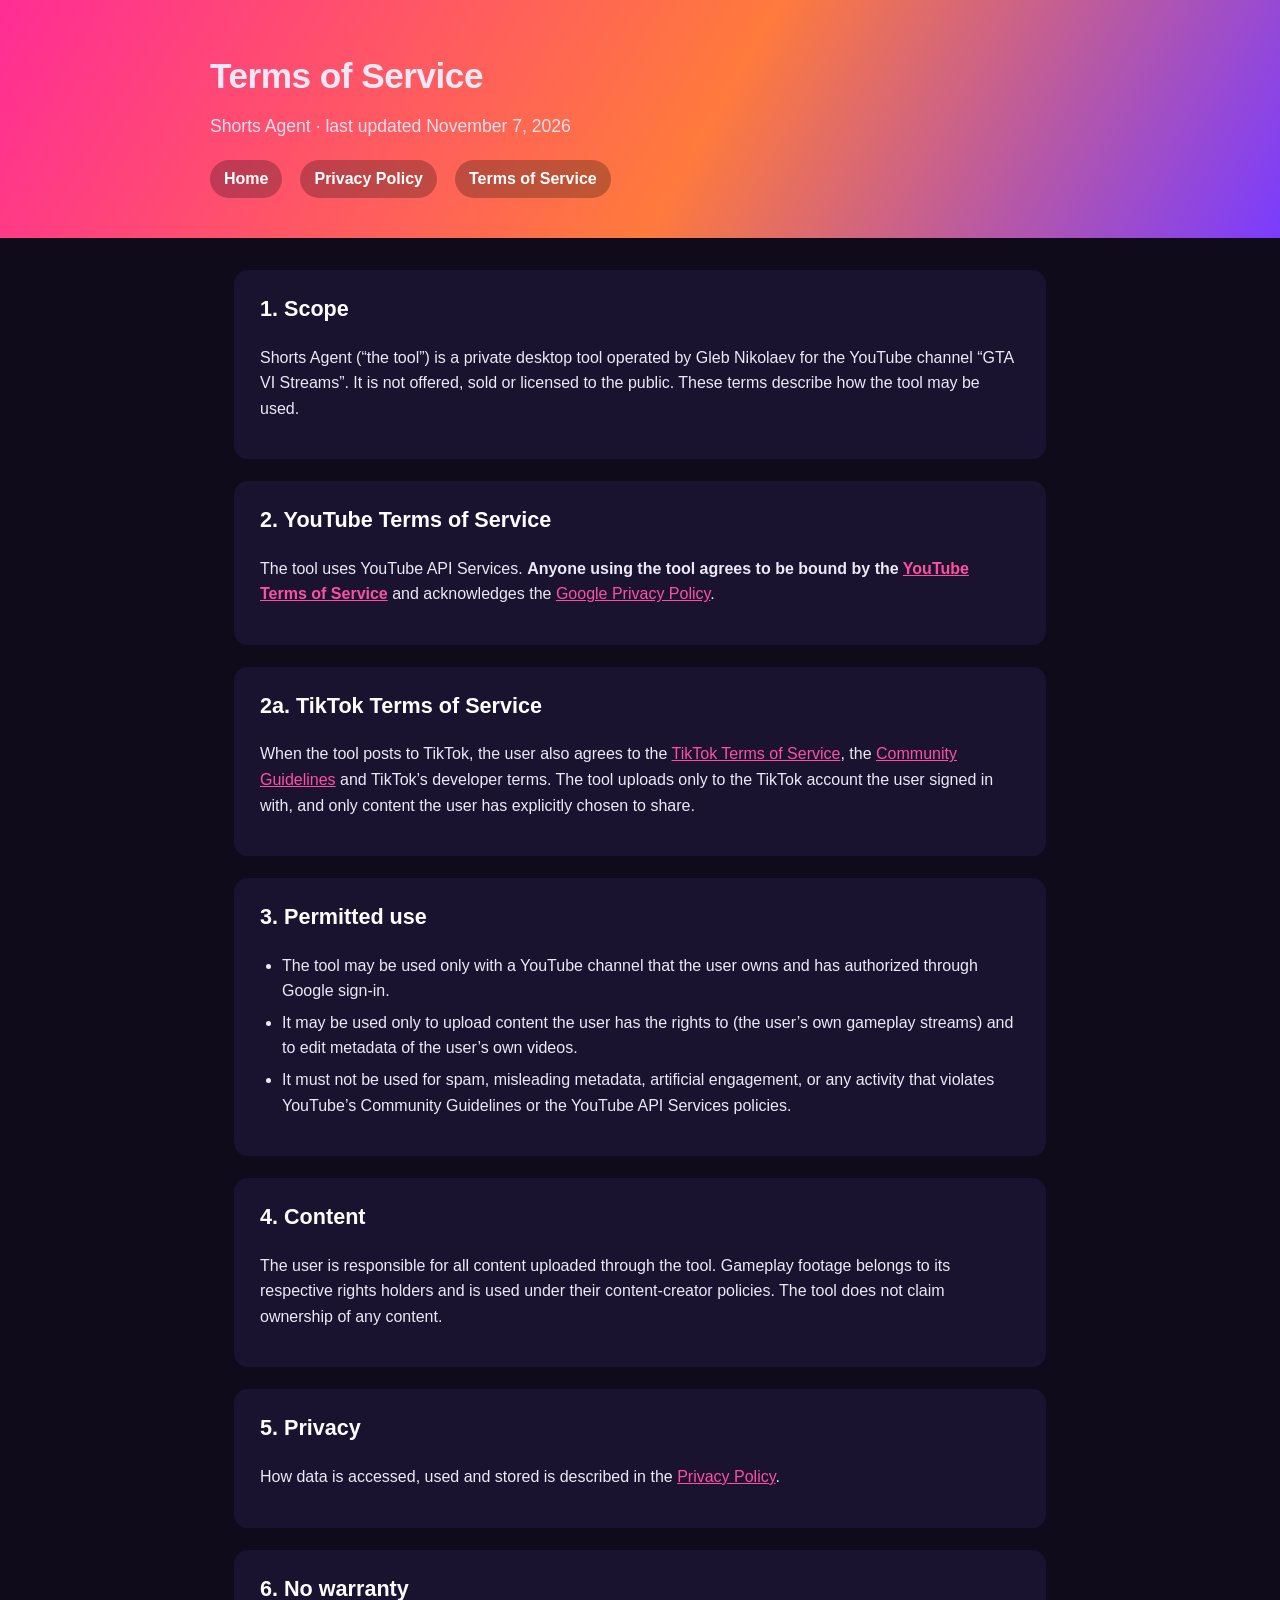
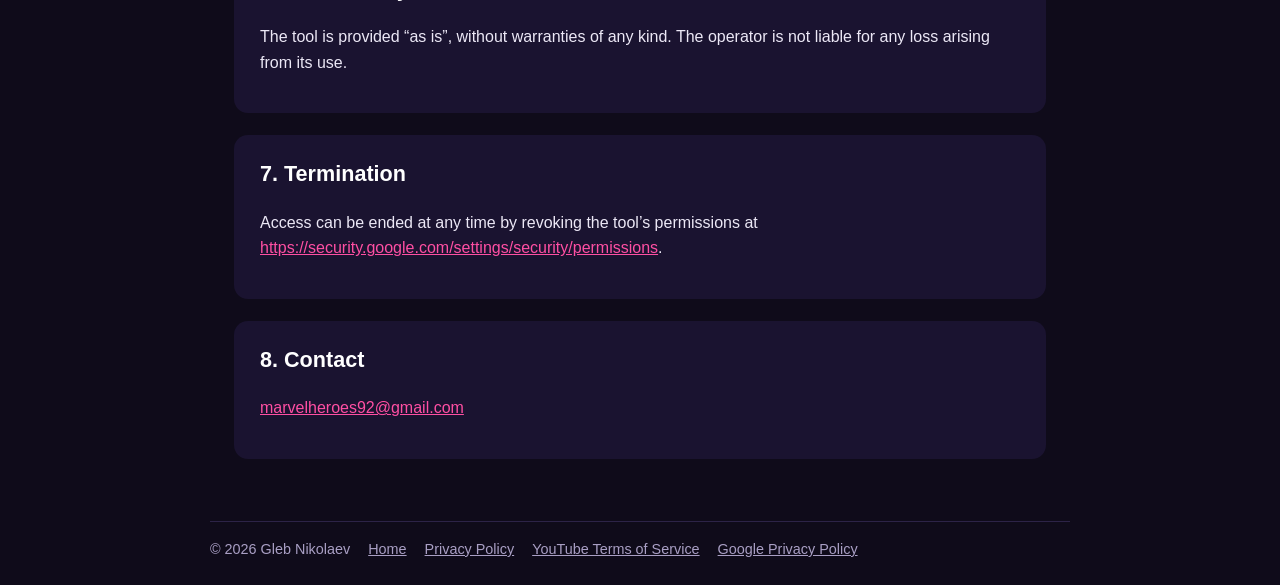
<file: site-tiktok/terms.html>
<!DOCTYPE html>
<html lang="en">
<head>
  <meta charset="utf-8">
  <meta name="viewport" content="width=device-width, initial-scale=1">
  <title>Terms of Service — Shorts Agent</title>
  <link rel="stylesheet" href="style.css">
</head>
<body>
  <header>
    <div class="wrap">
      <h1>Terms of Service</h1>
      <p>Shorts Agent · last updated November 7, 2026</p>
      <nav>
        <a href="index.html">Home</a>
        <a href="privacy.html">Privacy Policy</a>
        <a href="terms.html">Terms of Service</a>
      </nav>
    </div>
  </header>

  <main>
    <section>
      <h2>1. Scope</h2>
      <p>
        Shorts Agent (“the tool”) is a private desktop tool operated by Gleb Nikolaev for the YouTube channel “GTA VI Streams”.
        It is not offered, sold or licensed to the public. These terms describe how the tool may be used.
      </p>
    </section>

    <section>
      <h2>2. YouTube Terms of Service</h2>
      <p>
        The tool uses YouTube API Services. <strong>Anyone using the tool agrees to be bound by the
        <a href="https://www.youtube.com/t/terms">YouTube Terms of Service</a></strong>
        and acknowledges the <a href="https://policies.google.com/privacy">Google Privacy Policy</a>.
      </p>
    </section>

    <section>
      <h2>2a. TikTok Terms of Service</h2>
      <p>
        When the tool posts to TikTok, the user also agrees to the
        <a href="https://www.tiktok.com/legal/terms-of-service">TikTok Terms of Service</a>, the
        <a href="https://www.tiktok.com/community-guidelines">Community Guidelines</a> and TikTok’s developer terms.
        The tool uploads only to the TikTok account the user signed in with, and only content the user has explicitly chosen to share.
      </p>
    </section>

    <section>
      <h2>3. Permitted use</h2>
      <ul>
        <li>The tool may be used only with a YouTube channel that the user owns and has authorized through Google sign-in.</li>
        <li>It may be used only to upload content the user has the rights to (the user’s own gameplay streams) and to edit metadata of the user’s own videos.</li>
        <li>It must not be used for spam, misleading metadata, artificial engagement, or any activity that violates YouTube’s Community Guidelines or the YouTube API Services policies.</li>
      </ul>
    </section>

    <section>
      <h2>4. Content</h2>
      <p>
        The user is responsible for all content uploaded through the tool. Gameplay footage belongs to its respective rights holders
        and is used under their content-creator policies. The tool does not claim ownership of any content.
      </p>
    </section>

    <section>
      <h2>5. Privacy</h2>
      <p>How data is accessed, used and stored is described in the <a href="privacy.html">Privacy Policy</a>.</p>
    </section>

    <section>
      <h2>6. No warranty</h2>
      <p>The tool is provided “as is”, without warranties of any kind. The operator is not liable for any loss arising from its use.</p>
    </section>

    <section>
      <h2>7. Termination</h2>
      <p>Access can be ended at any time by revoking the tool’s permissions at
        <a href="https://security.google.com/settings/security/permissions">https://security.google.com/settings/security/permissions</a>.</p>
    </section>

    <section>
      <h2>8. Contact</h2>
      <p><a href="mailto:marvelheroes92@gmail.com">marvelheroes92@gmail.com</a></p>
    </section>
  </main>

  <footer>
    <div class="wrap">
      <span>© 2026 Gleb Nikolaev</span>
      <a href="index.html">Home</a>
      <a href="privacy.html">Privacy Policy</a>
      <a href="https://www.youtube.com/t/terms">YouTube Terms of Service</a>
      <a href="https://policies.google.com/privacy">Google Privacy Policy</a>
    </div>
  </footer>
</body>
</html>
</file>
<file: style.css>
:root {
  --bg: #0f0b1a;
  --card: #1a1330;
  --text: #ece8f6;
  --muted: #a99fc4;
  --accent: #ff4fa3;
  --accent2: #ff9a3c;
}
* { box-sizing: border-box; }
body {
  margin: 0;
  font-family: -apple-system, BlinkMacSystemFont, "Segoe UI", Roboto, Helvetica, Arial, sans-serif;
  background: var(--bg);
  color: var(--text);
  line-height: 1.6;
}
header {
  background: linear-gradient(120deg, #ff2d95 0%, #ff7a3c 55%, #7a3cff 100%);
  padding: 48px 24px 40px;
}
header .wrap, main, footer .wrap { max-width: 860px; margin: 0 auto; }
header h1 { margin: 0 0 8px; font-size: 2.2rem; letter-spacing: -0.5px; }
header p { margin: 0; font-size: 1.1rem; opacity: 0.95; }
nav { margin-top: 20px; display: flex; gap: 18px; flex-wrap: wrap; }
nav a {
  color: #fff; text-decoration: none; font-weight: 600;
  background: rgba(0, 0, 0, 0.25); padding: 6px 14px; border-radius: 999px;
}
nav a:hover { background: rgba(0, 0, 0, 0.4); }
main { padding: 32px 24px 16px; }
section {
  background: var(--card);
  border-radius: 14px;
  padding: 22px 26px;
  margin-bottom: 22px;
}
h2 { margin-top: 0; font-size: 1.35rem; color: #fff; }
h3 { margin-bottom: 6px; color: #fff; }
a { color: var(--accent); }
ul { padding-left: 22px; }
li { margin-bottom: 6px; }
.badge {
  display: inline-block; font-size: 0.85rem; font-weight: 700;
  border: 2px solid var(--accent); color: #fff; padding: 4px 12px; border-radius: 999px;
  margin-top: 14px;
}
.muted { color: var(--muted); font-size: 0.92rem; }
table { width: 100%; border-collapse: collapse; margin: 10px 0; }
th, td { text-align: left; padding: 8px 10px; border-bottom: 1px solid #2c2347; vertical-align: top; }
th { color: var(--accent2); font-weight: 600; }
footer { padding: 24px; color: var(--muted); font-size: 0.9rem; }
footer .wrap { border-top: 1px solid #2c2347; padding-top: 16px; display: flex; gap: 18px; flex-wrap: wrap; }
footer a { color: var(--muted); }
</file>
<file: site-tiktok/style.css>
:root {
  --bg: #0f0b1a;
  --card: #1a1330;
  --text: #ece8f6;
  --muted: #a99fc4;
  --accent: #ff4fa3;
  --accent2: #ff9a3c;
}
* { box-sizing: border-box; }
body {
  margin: 0;
  font-family: -apple-system, BlinkMacSystemFont, "Segoe UI", Roboto, Helvetica, Arial, sans-serif;
  background: var(--bg);
  color: var(--text);
  line-height: 1.6;
}
header {
  background: linear-gradient(120deg, #ff2d95 0%, #ff7a3c 55%, #7a3cff 100%);
  padding: 48px 24px 40px;
}
header .wrap, main, footer .wrap { max-width: 860px; margin: 0 auto; }
header h1 { margin: 0 0 8px; font-size: 2.2rem; letter-spacing: -0.5px; }
header p { margin: 0; font-size: 1.1rem; opacity: 0.95; }
nav { margin-top: 20px; display: flex; gap: 18px; flex-wrap: wrap; }
nav a {
  color: #fff; text-decoration: none; font-weight: 600;
  background: rgba(0, 0, 0, 0.25); padding: 6px 14px; border-radius: 999px;
}
nav a:hover { background: rgba(0, 0, 0, 0.4); }
main { padding: 32px 24px 16px; }
section {
  background: var(--card);
  border-radius: 14px;
  padding: 22px 26px;
  margin-bottom: 22px;
}
h2 { margin-top: 0; font-size: 1.35rem; color: #fff; }
h3 { margin-bottom: 6px; color: #fff; }
a { color: var(--accent); }
ul { padding-left: 22px; }
li { margin-bottom: 6px; }
.badge {
  display: inline-block; font-size: 0.85rem; font-weight: 700;
  border: 2px solid var(--accent); color: #fff; padding: 4px 12px; border-radius: 999px;
  margin-top: 14px;
}
.muted { color: var(--muted); font-size: 0.92rem; }
table { width: 100%; border-collapse: collapse; margin: 10px 0; }
th, td { text-align: left; padding: 8px 10px; border-bottom: 1px solid #2c2347; vertical-align: top; }
th { color: var(--accent2); font-weight: 600; }
footer { padding: 24px; color: var(--muted); font-size: 0.9rem; }
footer .wrap { border-top: 1px solid #2c2347; padding-top: 16px; display: flex; gap: 18px; flex-wrap: wrap; }
footer a { color: var(--muted); }
</file>
